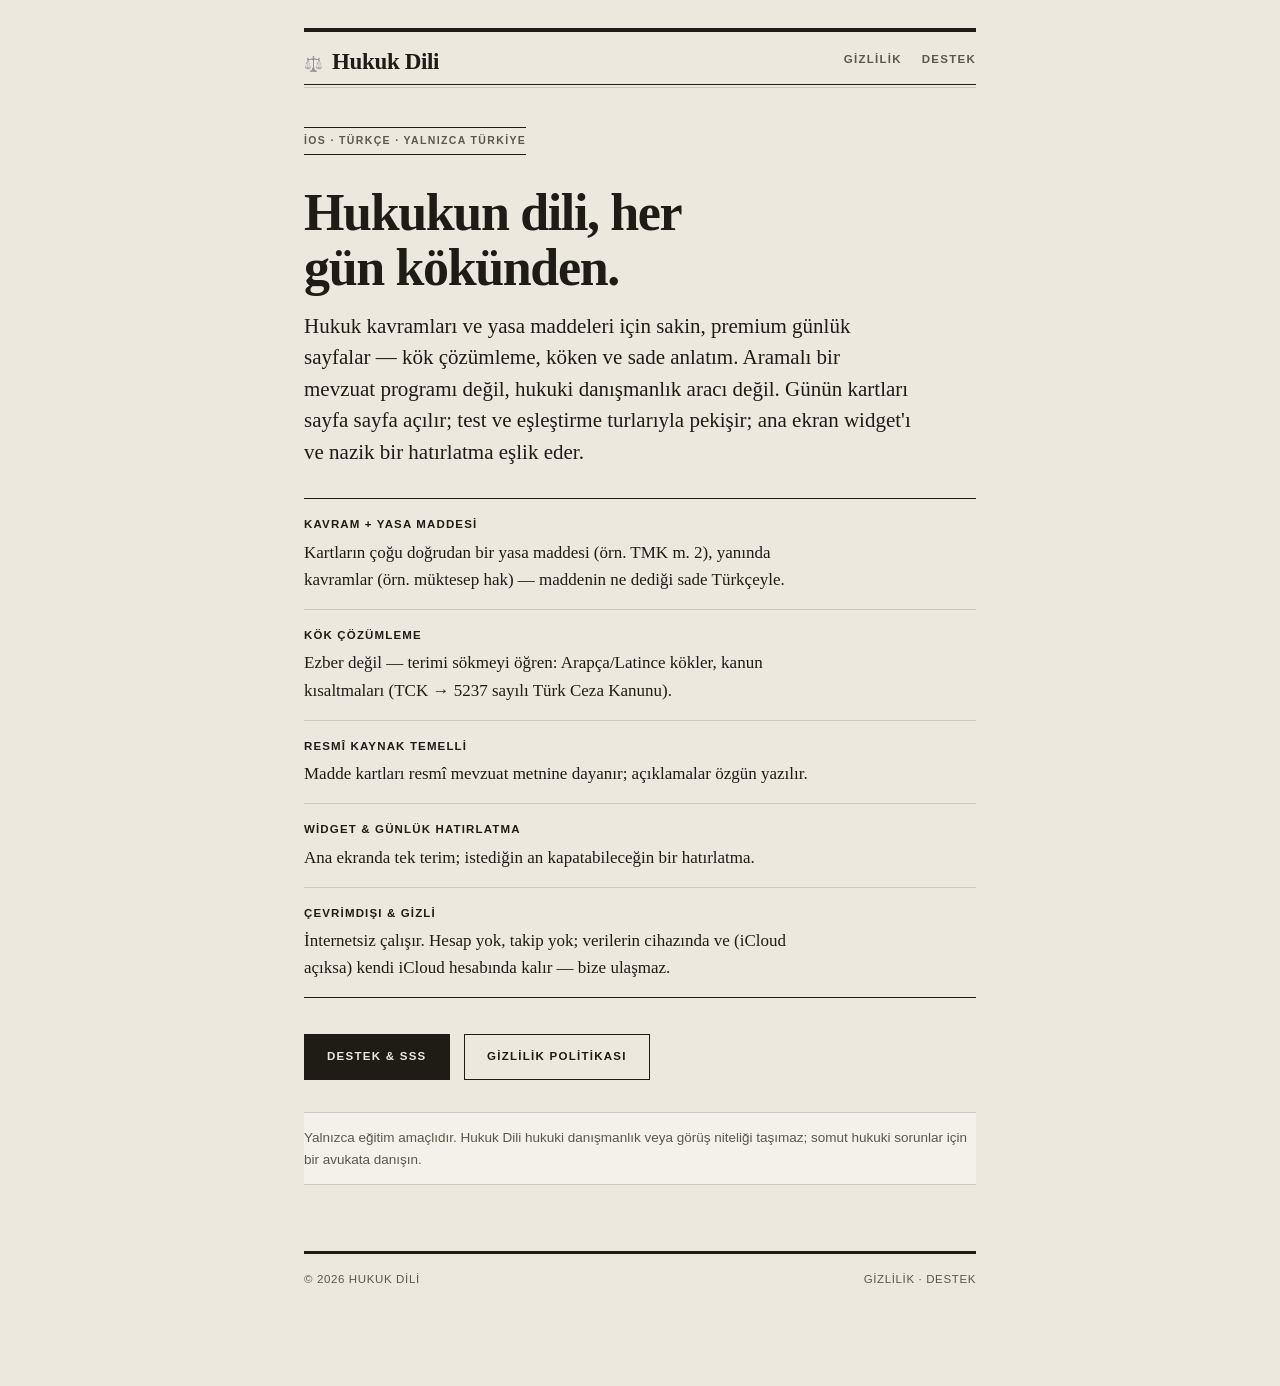
<file: index.html>
<!DOCTYPE html>
<html lang="tr">
<head>
  <meta charset="utf-8">
  <meta name="viewport" content="width=device-width, initial-scale=1">
  <!-- ── Güvenlik başlıkları · güvenlik turu adım 9 (2026-08-19) ──────────────
       BARINDIRICI GERÇEĞİ: GitHub Pages özel yanıt başlığı eklemeye izin
       vermez (`_headers`/`.htaccess` desteklenmez). Ölçüldü: yanıtta yalnız
       `strict-transport-security` var, diğer beş başlık YOK. Bu yüzden CSP
       ve referrer politikası HTML içinden veriliyor.

       ⚠️ RAPOR MODU BU BARINDIRICIDA MÜMKÜN DEĞİL: `Content-Security-Policy-
       Report-Only` yalnız HTTP BAŞLIĞI olarak geçerlidir, `<meta>` ile
       verilemez. Onun yerine güvenlik ENUMERASYONLA sağlandı: bu sitelerde
       0 `<script>`, 0 `<img>`, 0 `<iframe>`, 0 `<style>` bloğu, 0 dış yazı
       tipi, CSS'te 0 `url()`/`@import` var; tek kaynak aynı köken
       `style.css`. Satır içi `style="..."` kullanımları da CSS sınıflarına
       taşındı, böylece `'unsafe-inline'` GEREKMİYOR. Politika tarayıcıda
       ayrıca yürütülüp konsol ihlali olmadığı doğrulandı.

       ⚠️ `frame-ancestors` <meta> ile verildiğinde tarayıcılar tarafından
       YOK SAYILIR; `X-Frame-Options` da <meta> ile verilemez. Yani tıklama
       hırsızlığı koruması bu barındırıcıda EKSİK KALIYOR (dürüstlük kaydı).
       Hazır çözüm: depo kökündeki `_headers` dosyası — başlık destekleyen
       bir barındırıcıya (Cloudflare/Netlify) geçildiği gün devreye girer.
  -->
  <meta http-equiv="Content-Security-Policy" content="default-src 'none'; style-src 'self'; img-src 'self' data:; font-src 'self'; base-uri 'none'; form-action 'none'">
  <meta name="referrer" content="strict-origin-when-cross-origin">
  <title>Hukuk Dili — Hukukun Dili, Her Gün Kökünden</title>
  <meta name="description" content="Hukukun dilini günde birkaç madde ve kavramla öğren. Kök çözümleme, resmî mevzuat temelli sade anlatım. Çevrimdışı, gizlilik dostu iOS uygulaması.">
  <link rel="stylesheet" href="style.css">
</head>
<body>
  <div class="wrap">
    <header class="site">
      <a class="brand" href="index.html">
        <span class="mark">⚖️</span>
        <span class="name">Hukuk Dili</span>
      </a>
      <nav class="site">
        <a href="privacy.html">Gizlilik</a>
        <a href="support.html">Destek</a>
      </nav>
    </header>

    <span class="chip">iOS · Türkçe · Yalnızca Türkiye</span>
    <h1>Hukukun dili, her gün kökünden.</h1>
    <p class="lead">Hukuk kavramları ve yasa maddeleri için sakin, premium günlük sayfalar — kök
      çözümleme, köken ve sade anlatım. Aramalı bir mevzuat programı değil, hukuki danışmanlık aracı
      değil. Günün kartları sayfa sayfa açılır; test ve eşleştirme turlarıyla pekişir; ana ekran
      widget'ı ve nazik bir hatırlatma eşlik eder.</p>

    <ul class="features">
      <li><b>Kavram + yasa maddesi</b><span>Kartların çoğu doğrudan bir yasa maddesi (örn. TMK m. 2), yanında kavramlar (örn. müktesep hak) — maddenin ne dediği sade Türkçeyle.</span></li>
      <li><b>Kök çözümleme</b><span>Ezber değil — terimi sökmeyi öğren: Arapça/Latince kökler, kanun kısaltmaları (TCK → 5237 sayılı Türk Ceza Kanunu).</span></li>
      <li><b>Resmî kaynak temelli</b><span>Madde kartları resmî mevzuat metnine dayanır; açıklamalar özgün yazılır.</span></li>
      <li><b>Widget & günlük hatırlatma</b><span>Ana ekranda tek terim; istediğin an kapatabileceğin bir hatırlatma.</span></li>
      <li><b>Çevrimdışı &amp; gizli</b><span>İnternetsiz çalışır. Hesap yok, takip yok; verilerin cihazında ve (iCloud açıksa) kendi iCloud hesabında kalır — bize ulaşmaz.</span></li>
    </ul>

    <p>
      <a class="btn" href="support.html">Destek &amp; SSS</a>
      <a class="btn secondary" href="privacy.html">Gizlilik Politikası</a>
    </p>

    <div class="note">
      Yalnızca eğitim amaçlıdır. Hukuk Dili hukuki danışmanlık veya görüş niteliği taşımaz; somut
      hukuki sorunlar için bir avukata danışın.
    </div>

    <footer class="site">
      <span>© 2026 Hukuk Dili</span>
      <span>
        <a href="privacy.html">Gizlilik</a> ·
        <a href="support.html">Destek</a>
      </span>
    </footer>
  </div>
</body>
</html>
</file>
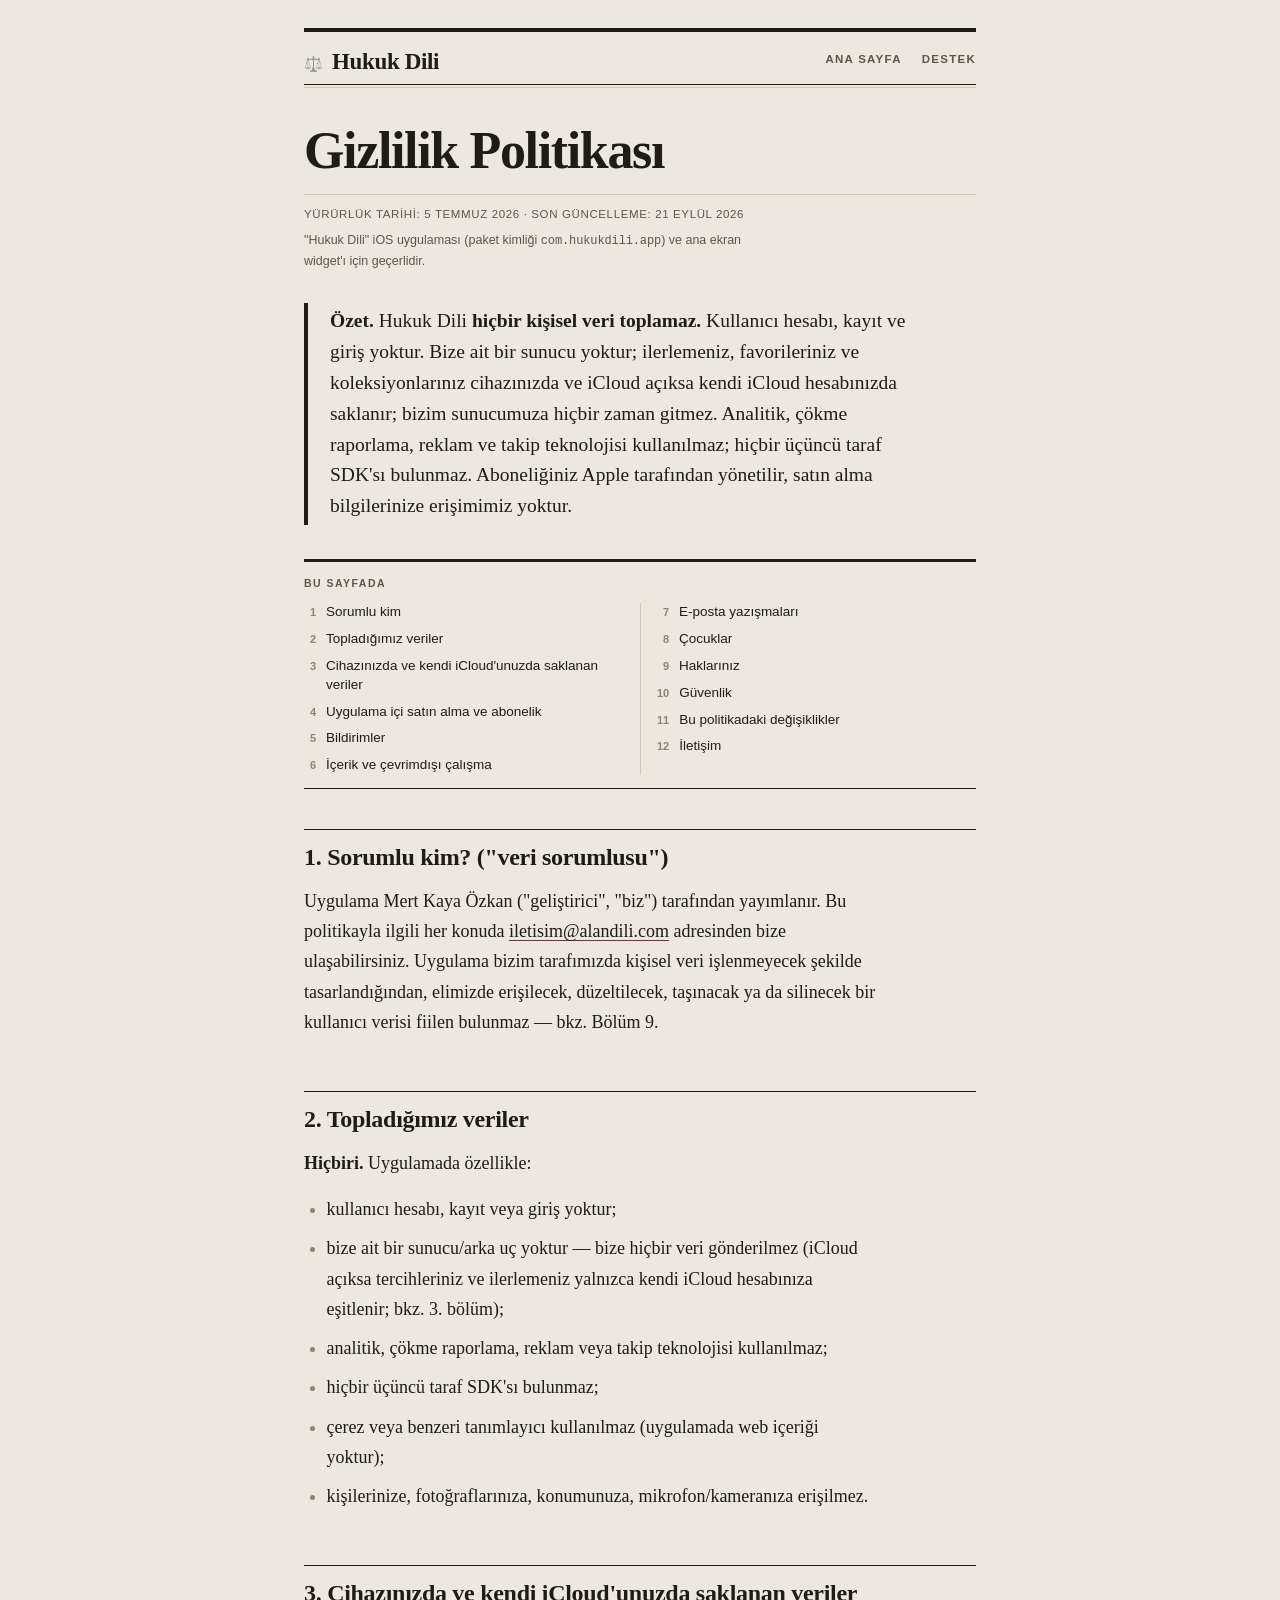
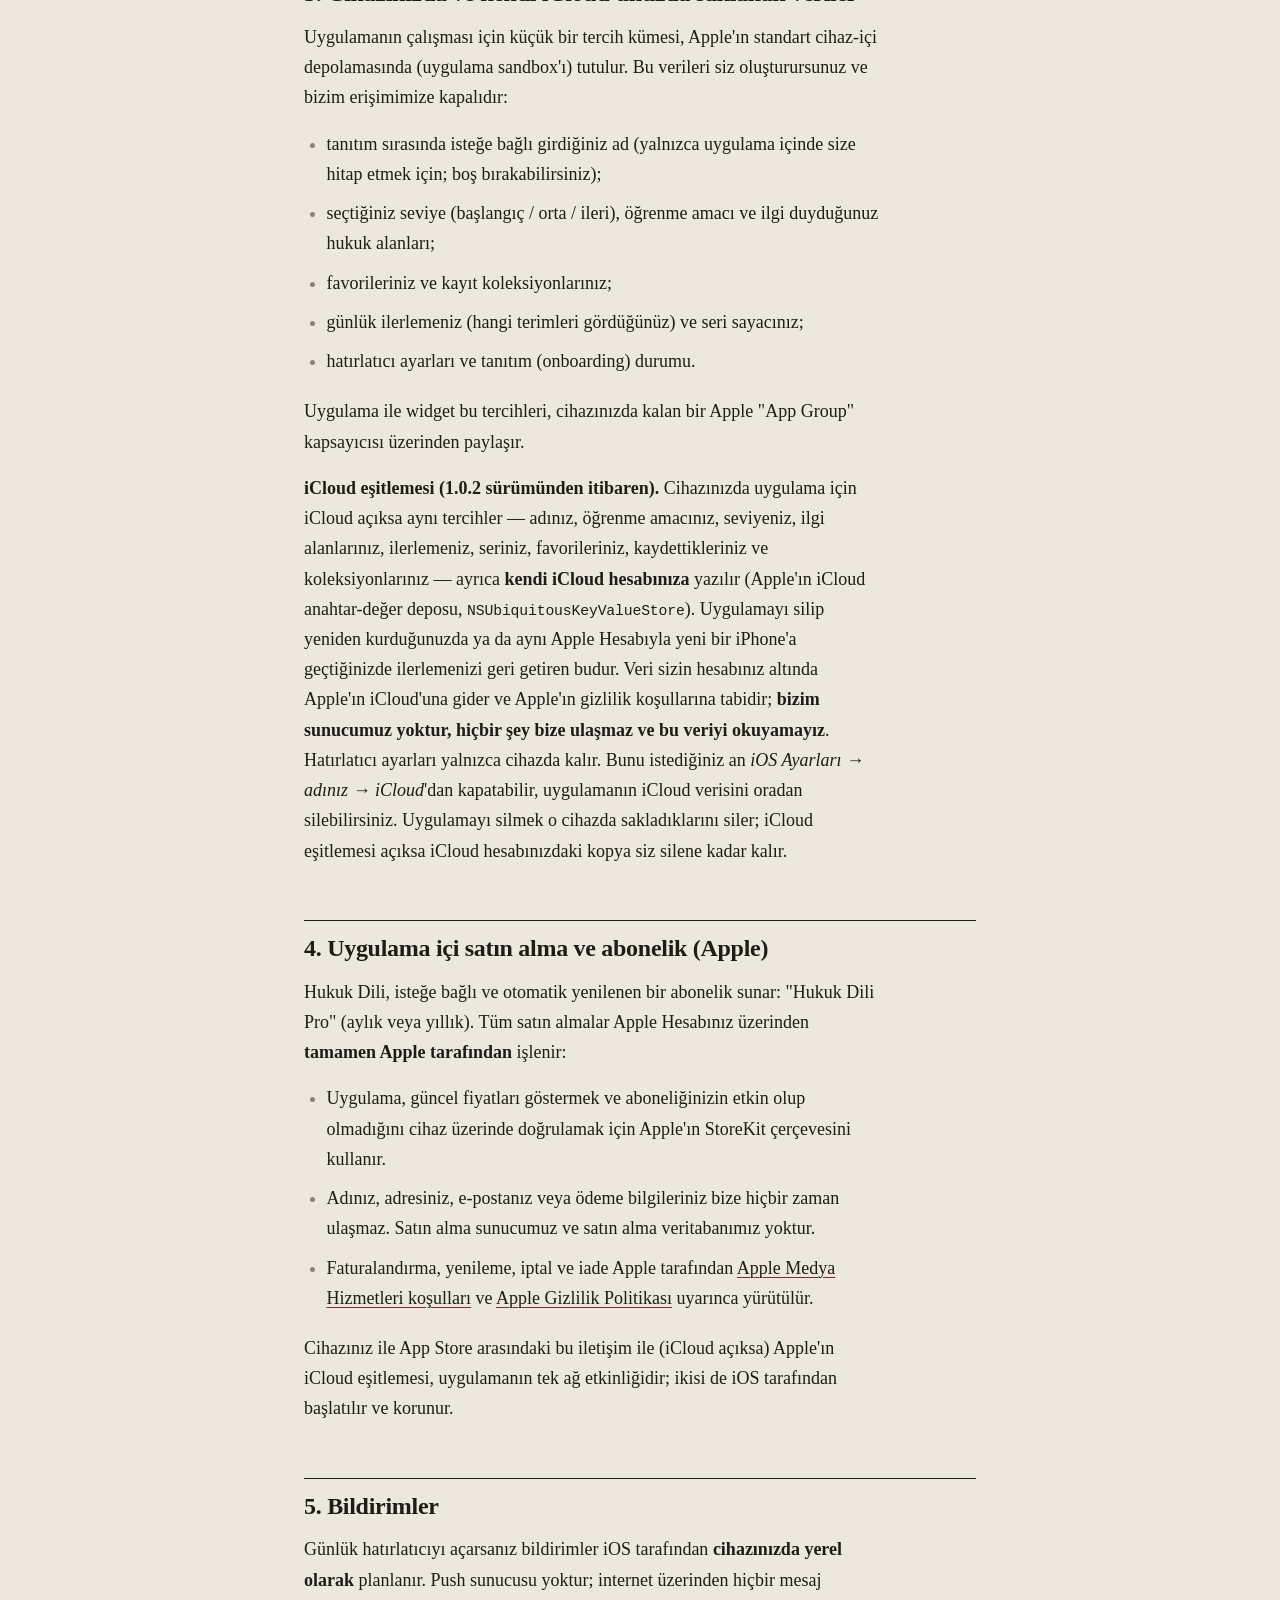
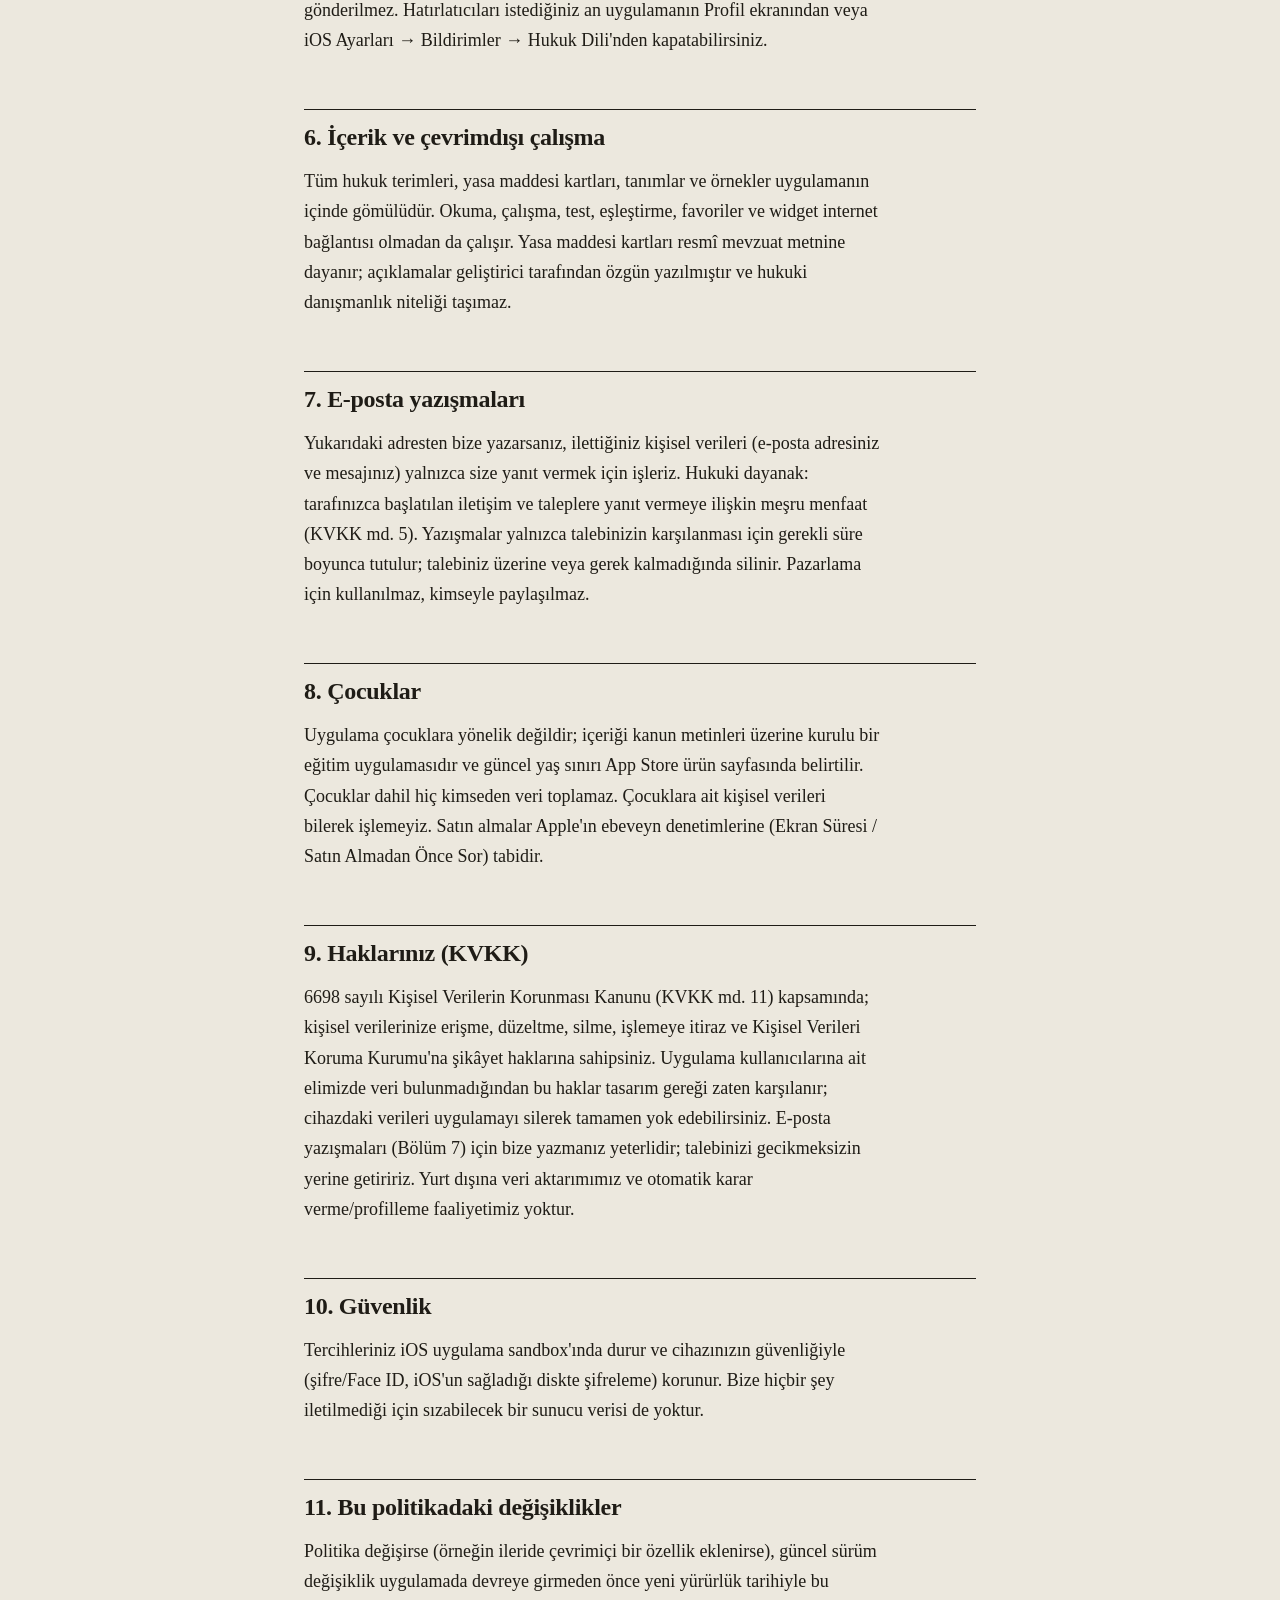
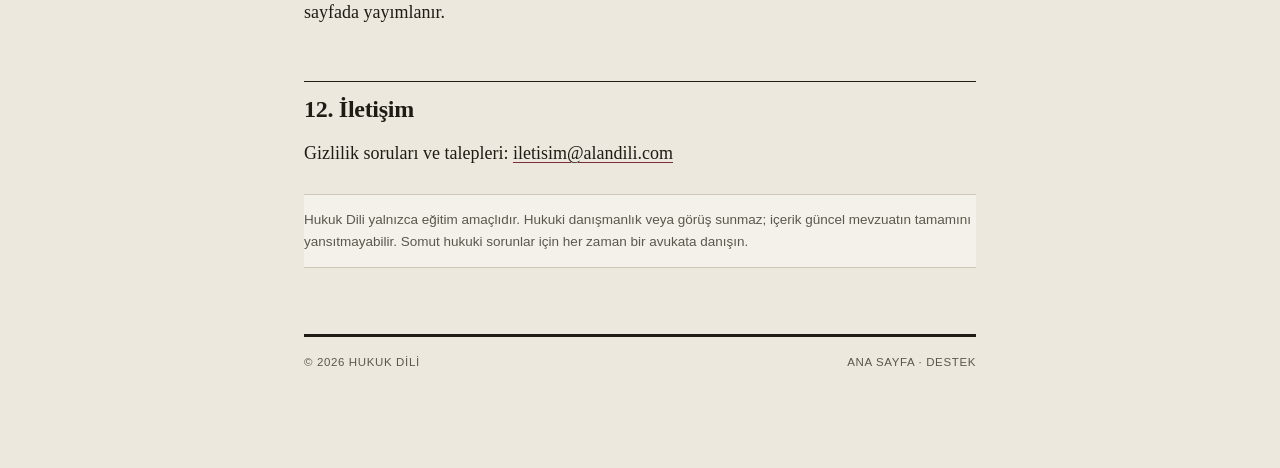
<file: privacy.html>
<!DOCTYPE html>
<html lang="tr">
<head>
  <meta charset="utf-8">
  <meta name="viewport" content="width=device-width, initial-scale=1">
  <!-- ── Güvenlik başlıkları · güvenlik turu adım 9 (2026-08-19) ──────────────
       BARINDIRICI GERÇEĞİ: GitHub Pages özel yanıt başlığı eklemeye izin
       vermez (`_headers`/`.htaccess` desteklenmez). Ölçüldü: yanıtta yalnız
       `strict-transport-security` var, diğer beş başlık YOK. Bu yüzden CSP
       ve referrer politikası HTML içinden veriliyor.

       ⚠️ RAPOR MODU BU BARINDIRICIDA MÜMKÜN DEĞİL: `Content-Security-Policy-
       Report-Only` yalnız HTTP BAŞLIĞI olarak geçerlidir, `<meta>` ile
       verilemez. Onun yerine güvenlik ENUMERASYONLA sağlandı: bu sitelerde
       0 `<script>`, 0 `<img>`, 0 `<iframe>`, 0 `<style>` bloğu, 0 dış yazı
       tipi, CSS'te 0 `url()`/`@import` var; tek kaynak aynı köken
       `style.css`. Satır içi `style="..."` kullanımları da CSS sınıflarına
       taşındı, böylece `'unsafe-inline'` GEREKMİYOR. Politika tarayıcıda
       ayrıca yürütülüp konsol ihlali olmadığı doğrulandı.

       ⚠️ `frame-ancestors` <meta> ile verildiğinde tarayıcılar tarafından
       YOK SAYILIR; `X-Frame-Options` da <meta> ile verilemez. Yani tıklama
       hırsızlığı koruması bu barındırıcıda EKSİK KALIYOR (dürüstlük kaydı).
       Hazır çözüm: depo kökündeki `_headers` dosyası — başlık destekleyen
       bir barındırıcıya (Cloudflare/Netlify) geçildiği gün devreye girer.
  -->
  <meta http-equiv="Content-Security-Policy" content="default-src 'none'; style-src 'self'; img-src 'self' data:; font-src 'self'; base-uri 'none'; form-action 'none'">
  <meta name="referrer" content="strict-origin-when-cross-origin">
  <title>Gizlilik Politikası — Hukuk Dili</title>
  <meta name="description" content="Hukuk Dili hiçbir kişisel veri toplamaz: hesap yoktur, sunucumuz yoktur; ilerlemeniz cihazınızda ve (iCloud açıksa) kendi iCloud hesabınızda kalır; bize hiçbir veri ulaşmaz. Takip, reklam ve analitik yoktur. KVKK bilgilendirmesi.">
  <link rel="stylesheet" href="style.css">
</head>
<body>
  <div class="wrap">
    <header class="site">
      <a class="brand" href="index.html">
        <span class="mark">⚖️</span>
        <span class="name">Hukuk Dili</span>
      </a>
      <nav class="site">
        <a href="index.html">Ana sayfa</a>
        <a href="support.html">Destek</a>
      </nav>
    </header>

    <h1>Gizlilik Politikası</h1>
    <p class="doc-meta">Yürürlük tarihi: 5 Temmuz 2026 · Son güncelleme: 21 Eylül 2026</p>
    <p class="doc-scope">"Hukuk Dili" iOS uygulaması (paket kimliği <code>com.hukukdili.app</code>) ve ana ekran widget'ı için geçerlidir.</p>

    <div class="card">
      <p class="u-m0"><strong>Özet.</strong> Hukuk Dili <strong>hiçbir kişisel veri toplamaz.</strong>
        Kullanıcı hesabı, kayıt ve giriş yoktur. Bize ait bir sunucu yoktur; ilerlemeniz,
        favorileriniz ve koleksiyonlarınız cihazınızda ve iCloud açıksa kendi iCloud hesabınızda saklanır; bizim sunucumuza hiçbir zaman gitmez.
        Analitik, çökme raporlama, reklam ve takip teknolojisi kullanılmaz; hiçbir üçüncü taraf
        SDK'sı bulunmaz. Aboneliğiniz Apple tarafından yönetilir, satın alma bilgilerinize
        erişimimiz yoktur.</p>
    </div>

    <nav class="toc" aria-labelledby="toc-baslik">
      <h2 id="toc-baslik">Bu sayfada</h2>
      <ol>
        <li><a href="#b1">Sorumlu kim</a></li>
        <li><a href="#b2">Topladığımız veriler</a></li>
        <li><a href="#b3">Cihazınızda ve kendi iCloud'unuzda saklanan veriler</a></li>
        <li><a href="#b4">Uygulama içi satın alma ve abonelik</a></li>
        <li><a href="#b5">Bildirimler</a></li>
        <li><a href="#b6">İçerik ve çevrimdışı çalışma</a></li>
        <li><a href="#b7">E-posta yazışmaları</a></li>
        <li><a href="#b8">Çocuklar</a></li>
        <li><a href="#b9">Haklarınız</a></li>
        <li><a href="#b10">Güvenlik</a></li>
        <li><a href="#b11">Bu politikadaki değişiklikler</a></li>
        <li><a href="#b12">İletişim</a></li>
      </ol>
    </nav>

    <h2 id="b1">1. Sorumlu kim? ("veri sorumlusu")</h2>
    <p>Uygulama Mert Kaya Özkan ("geliştirici", "biz") tarafından yayımlanır. Bu politikayla ilgili her
      konuda <a href="mailto:iletisim@alandili.com">iletisim@alandili.com</a> adresinden bize
      ulaşabilirsiniz. Uygulama bizim tarafımızda kişisel veri işlenmeyecek şekilde tasarlandığından,
      elimizde erişilecek, düzeltilecek, taşınacak ya da silinecek bir kullanıcı verisi fiilen
      bulunmaz — bkz. Bölüm 9.</p>

    <h2 id="b2">2. Topladığımız veriler</h2>
    <p><strong>Hiçbiri.</strong> Uygulamada özellikle:</p>
    <ul>
      <li>kullanıcı hesabı, kayıt veya giriş yoktur;</li>
      <li>bize ait bir sunucu/arka uç yoktur — bize hiçbir veri gönderilmez (iCloud açıksa tercihleriniz ve ilerlemeniz yalnızca kendi iCloud hesabınıza eşitlenir; bkz. 3. bölüm);</li>
      <li>analitik, çökme raporlama, reklam veya takip teknolojisi kullanılmaz;</li>
      <li>hiçbir üçüncü taraf SDK'sı bulunmaz;</li>
      <li>çerez veya benzeri tanımlayıcı kullanılmaz (uygulamada web içeriği yoktur);</li>
      <li>kişilerinize, fotoğraflarınıza, konumunuza, mikrofon/kameranıza erişilmez.</li>
    </ul>

    <h2 id="b3">3. Cihazınızda ve kendi iCloud'unuzda saklanan veriler</h2>
    <p>Uygulamanın çalışması için küçük bir tercih kümesi, Apple'ın standart cihaz-içi depolamasında
      (uygulama sandbox'ı) tutulur. Bu verileri siz oluşturursunuz ve bizim
      erişimimize kapalıdır:</p>
    <ul>
      <li>tanıtım sırasında isteğe bağlı girdiğiniz ad (yalnızca uygulama içinde size hitap etmek için; boş bırakabilirsiniz);</li>
      <li>seçtiğiniz seviye (başlangıç / orta / ileri), öğrenme amacı ve ilgi duyduğunuz hukuk alanları;</li>
      <li>favorileriniz ve kayıt koleksiyonlarınız;</li>
      <li>günlük ilerlemeniz (hangi terimleri gördüğünüz) ve seri sayacınız;</li>
      <li>hatırlatıcı ayarları ve tanıtım (onboarding) durumu.</li>
    </ul>
    <p>Uygulama ile widget bu tercihleri, cihazınızda kalan bir Apple "App Group" kapsayıcısı üzerinden
      paylaşır.</p>
    <p><strong>iCloud eşitlemesi (1.0.2 sürümünden itibaren).</strong> Cihazınızda uygulama için iCloud
      açıksa aynı tercihler — adınız, öğrenme amacınız, seviyeniz, ilgi alanlarınız, ilerlemeniz,
      seriniz, favorileriniz, kaydettikleriniz ve koleksiyonlarınız — ayrıca <strong>kendi iCloud hesabınıza</strong> yazılır (Apple'ın iCloud anahtar-değer
      deposu, <code>NSUbiquitousKeyValueStore</code>). Uygulamayı silip yeniden kurduğunuzda ya da aynı
      Apple&nbsp;Hesabıyla yeni bir iPhone'a geçtiğinizde ilerlemenizi geri getiren budur. Veri sizin
      hesabınız altında Apple'ın iCloud'una gider ve Apple'ın gizlilik koşullarına tabidir;
      <strong>bizim sunucumuz yoktur, hiçbir şey bize ulaşmaz ve bu veriyi okuyamayız</strong>. Hatırlatıcı
      ayarları yalnızca cihazda kalır. Bunu istediğiniz an <em>iOS Ayarları → adınız → iCloud</em>'dan
      kapatabilir, uygulamanın iCloud verisini oradan silebilirsiniz. Uygulamayı silmek o cihazda
      sakladıklarını siler; iCloud eşitlemesi açıksa iCloud hesabınızdaki kopya siz silene kadar kalır.</p>

    <h2 id="b4">4. Uygulama içi satın alma ve abonelik (Apple)</h2>
    <p>Hukuk Dili, isteğe bağlı ve otomatik yenilenen bir abonelik sunar: "Hukuk Dili Pro" (aylık veya
      yıllık). Tüm satın almalar Apple&nbsp;Hesabınız üzerinden <strong>tamamen Apple tarafından</strong> işlenir:</p>
    <ul>
      <li>Uygulama, güncel fiyatları göstermek ve aboneliğinizin etkin olup olmadığını cihaz üzerinde
        doğrulamak için Apple'ın StoreKit çerçevesini kullanır.</li>
      <li>Adınız, adresiniz, e-postanız veya ödeme bilgileriniz bize hiçbir zaman ulaşmaz. Satın alma
        sunucumuz ve satın alma veritabanımız yoktur.</li>
      <li>Faturalandırma, yenileme, iptal ve iade Apple tarafından
        <a href="https://www.apple.com/legal/internet-services/itunes/" target="_blank" rel="noopener">Apple Medya Hizmetleri koşulları</a> ve
        <a href="https://www.apple.com/legal/privacy/" target="_blank" rel="noopener">Apple Gizlilik Politikası</a> uyarınca yürütülür.</li>
    </ul>
    <p>Cihazınız ile App Store arasındaki bu iletişim ile (iCloud açıksa) Apple'ın iCloud eşitlemesi,
      uygulamanın tek ağ etkinliğidir; ikisi de iOS tarafından başlatılır ve korunur.</p>

    <h2 id="b5">5. Bildirimler</h2>
    <p>Günlük hatırlatıcıyı açarsanız bildirimler iOS tarafından <strong>cihazınızda yerel olarak</strong>
      planlanır. Push sunucusu yoktur; internet üzerinden hiçbir mesaj gönderilmez. Hatırlatıcıları
      istediğiniz an uygulamanın Profil ekranından veya iOS Ayarları → Bildirimler → Hukuk Dili'nden
      kapatabilirsiniz.</p>

    <h2 id="b6">6. İçerik ve çevrimdışı çalışma</h2>
    <p>Tüm hukuk terimleri, yasa maddesi kartları, tanımlar ve örnekler uygulamanın içinde gömülüdür.
      Okuma, çalışma, test, eşleştirme, favoriler ve widget internet bağlantısı olmadan da çalışır. Yasa maddesi
      kartları resmî mevzuat metnine dayanır; açıklamalar geliştirici tarafından özgün yazılmıştır ve
      hukuki danışmanlık niteliği taşımaz.</p>

    <h2 id="b7">7. E-posta yazışmaları</h2>
    <p>Yukarıdaki adresten bize yazarsanız, ilettiğiniz kişisel verileri (e-posta adresiniz ve
      mesajınız) yalnızca size yanıt vermek için işleriz. Hukuki dayanak: tarafınızca başlatılan
      iletişim ve taleplere yanıt vermeye ilişkin meşru menfaat (KVKK md. 5). Yazışmalar yalnızca
      talebinizin karşılanması için gerekli süre boyunca tutulur; talebiniz üzerine veya gerek
      kalmadığında silinir. Pazarlama için kullanılmaz, kimseyle paylaşılmaz.</p>

    <h2 id="b8">8. Çocuklar</h2>
    <p>Uygulama çocuklara yönelik değildir; içeriği kanun metinleri üzerine kurulu bir
      eğitim uygulamasıdır ve güncel yaş sınırı App Store ürün sayfasında belirtilir. Çocuklar
      dahil hiç kimseden veri toplamaz. Çocuklara ait kişisel verileri bilerek işlemeyiz. Satın almalar Apple'ın ebeveyn
      denetimlerine (Ekran Süresi / Satın Almadan Önce Sor) tabidir.</p>

    <h2 id="b9">9. Haklarınız (KVKK)</h2>
    <p>6698 sayılı Kişisel Verilerin Korunması Kanunu (KVKK md. 11) kapsamında; kişisel verilerinize
      erişme, düzeltme, silme, işlemeye itiraz ve Kişisel Verileri Koruma Kurumu'na şikâyet
      haklarına sahipsiniz. Uygulama kullanıcılarına ait elimizde veri bulunmadığından bu haklar
      tasarım gereği zaten karşılanır; cihazdaki verileri uygulamayı silerek tamamen yok
      edebilirsiniz. E-posta yazışmaları (Bölüm 7) için bize yazmanız yeterlidir; talebinizi
      gecikmeksizin yerine getiririz. Yurt dışına veri aktarımımız ve otomatik karar
      verme/profilleme faaliyetimiz yoktur.</p>

    <h2 id="b10">10. Güvenlik</h2>
    <p>Tercihleriniz iOS uygulama sandbox'ında durur ve cihazınızın güvenliğiyle (şifre/Face&nbsp;ID,
      iOS'un sağladığı diskte şifreleme) korunur. Bize hiçbir şey iletilmediği için sızabilecek bir
      sunucu verisi de yoktur.</p>

    <h2 id="b11">11. Bu politikadaki değişiklikler</h2>
    <p>Politika değişirse (örneğin ileride çevrimiçi bir özellik eklenirse), güncel sürüm değişiklik
      uygulamada devreye girmeden önce yeni yürürlük tarihiyle bu sayfada yayımlanır.</p>

    <h2 id="b12">12. İletişim</h2>
    <p>Gizlilik soruları ve talepleri: <a href="mailto:iletisim@alandili.com">iletisim@alandili.com</a></p>

    <div class="note">
      Hukuk Dili yalnızca eğitim amaçlıdır. Hukuki danışmanlık veya görüş sunmaz; içerik güncel
      mevzuatın tamamını yansıtmayabilir. Somut hukuki sorunlar için her zaman bir avukata danışın.
    </div>

    <footer class="site">
      <span>© 2026 Hukuk Dili</span>
      <span>
        <a href="index.html">Ana sayfa</a> ·
        <a href="support.html">Destek</a>
      </span>
    </footer>
  </div>
</body>
</html>
</file>
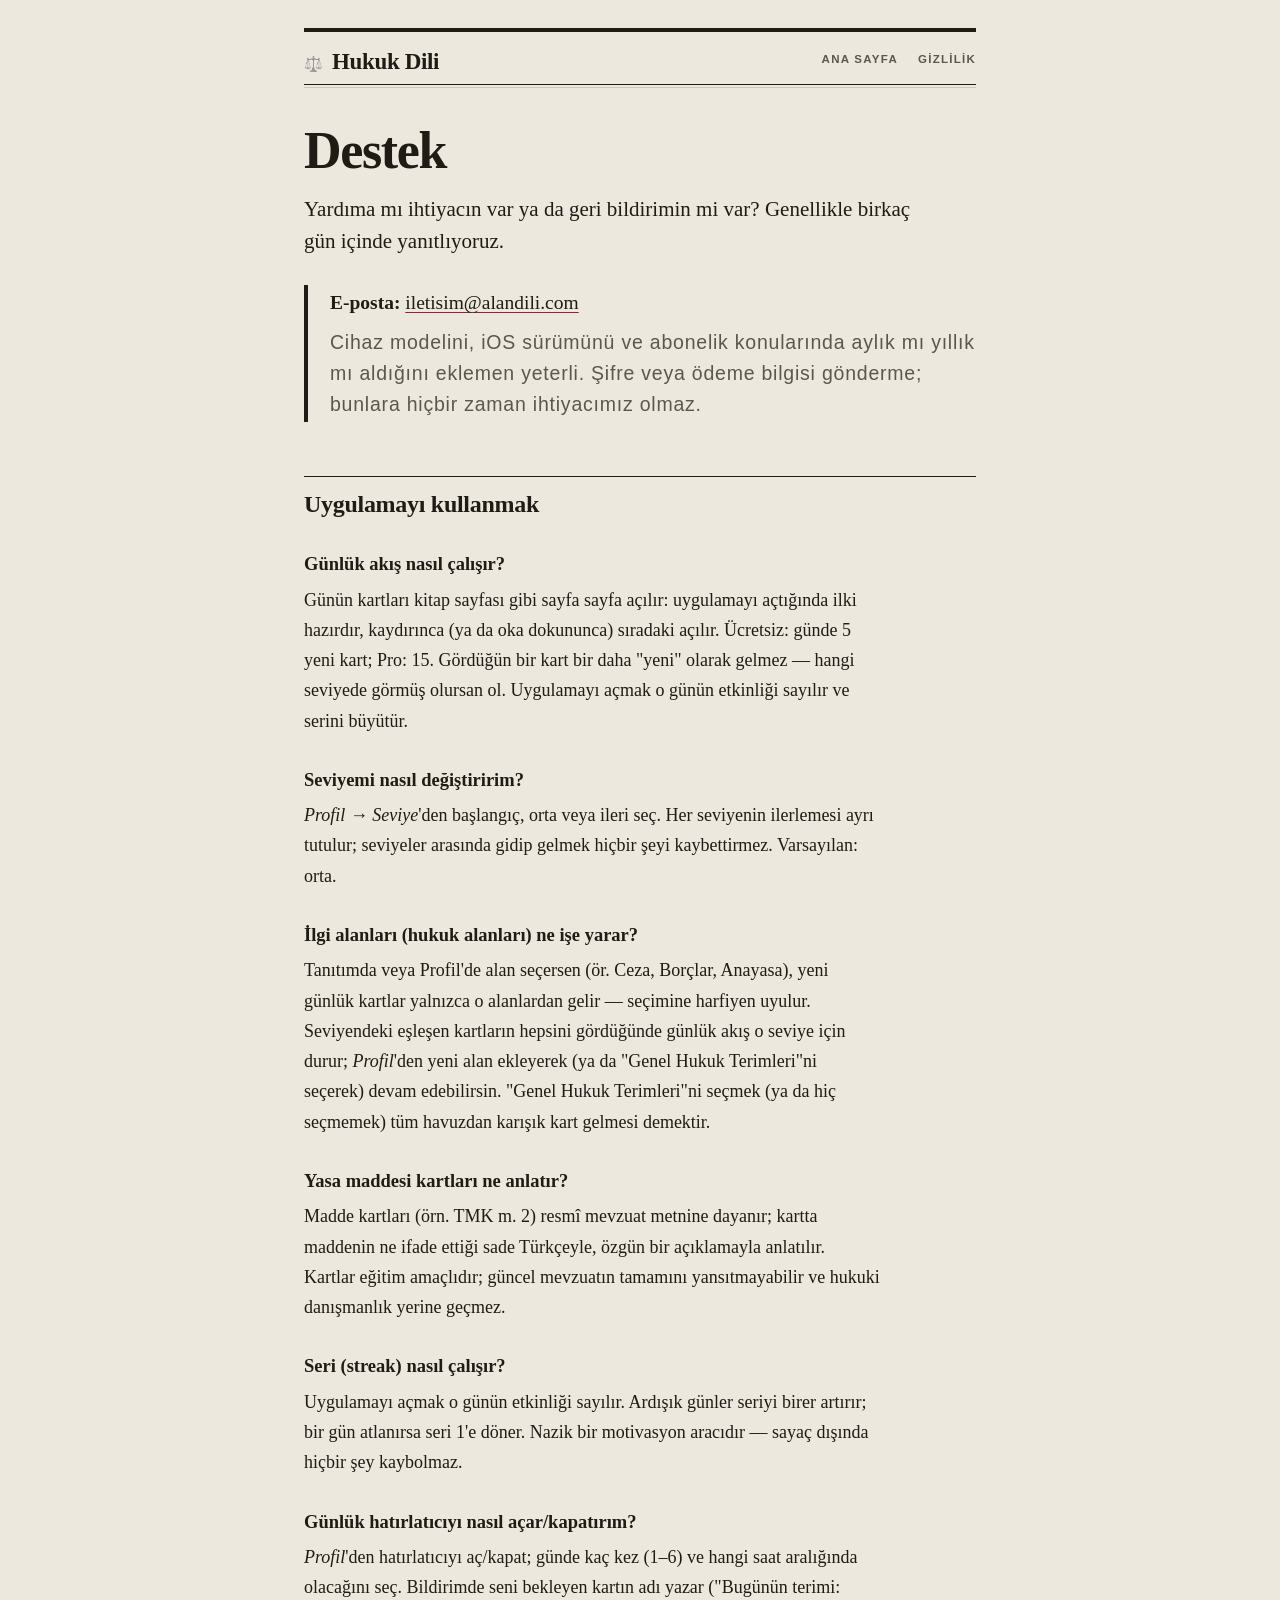
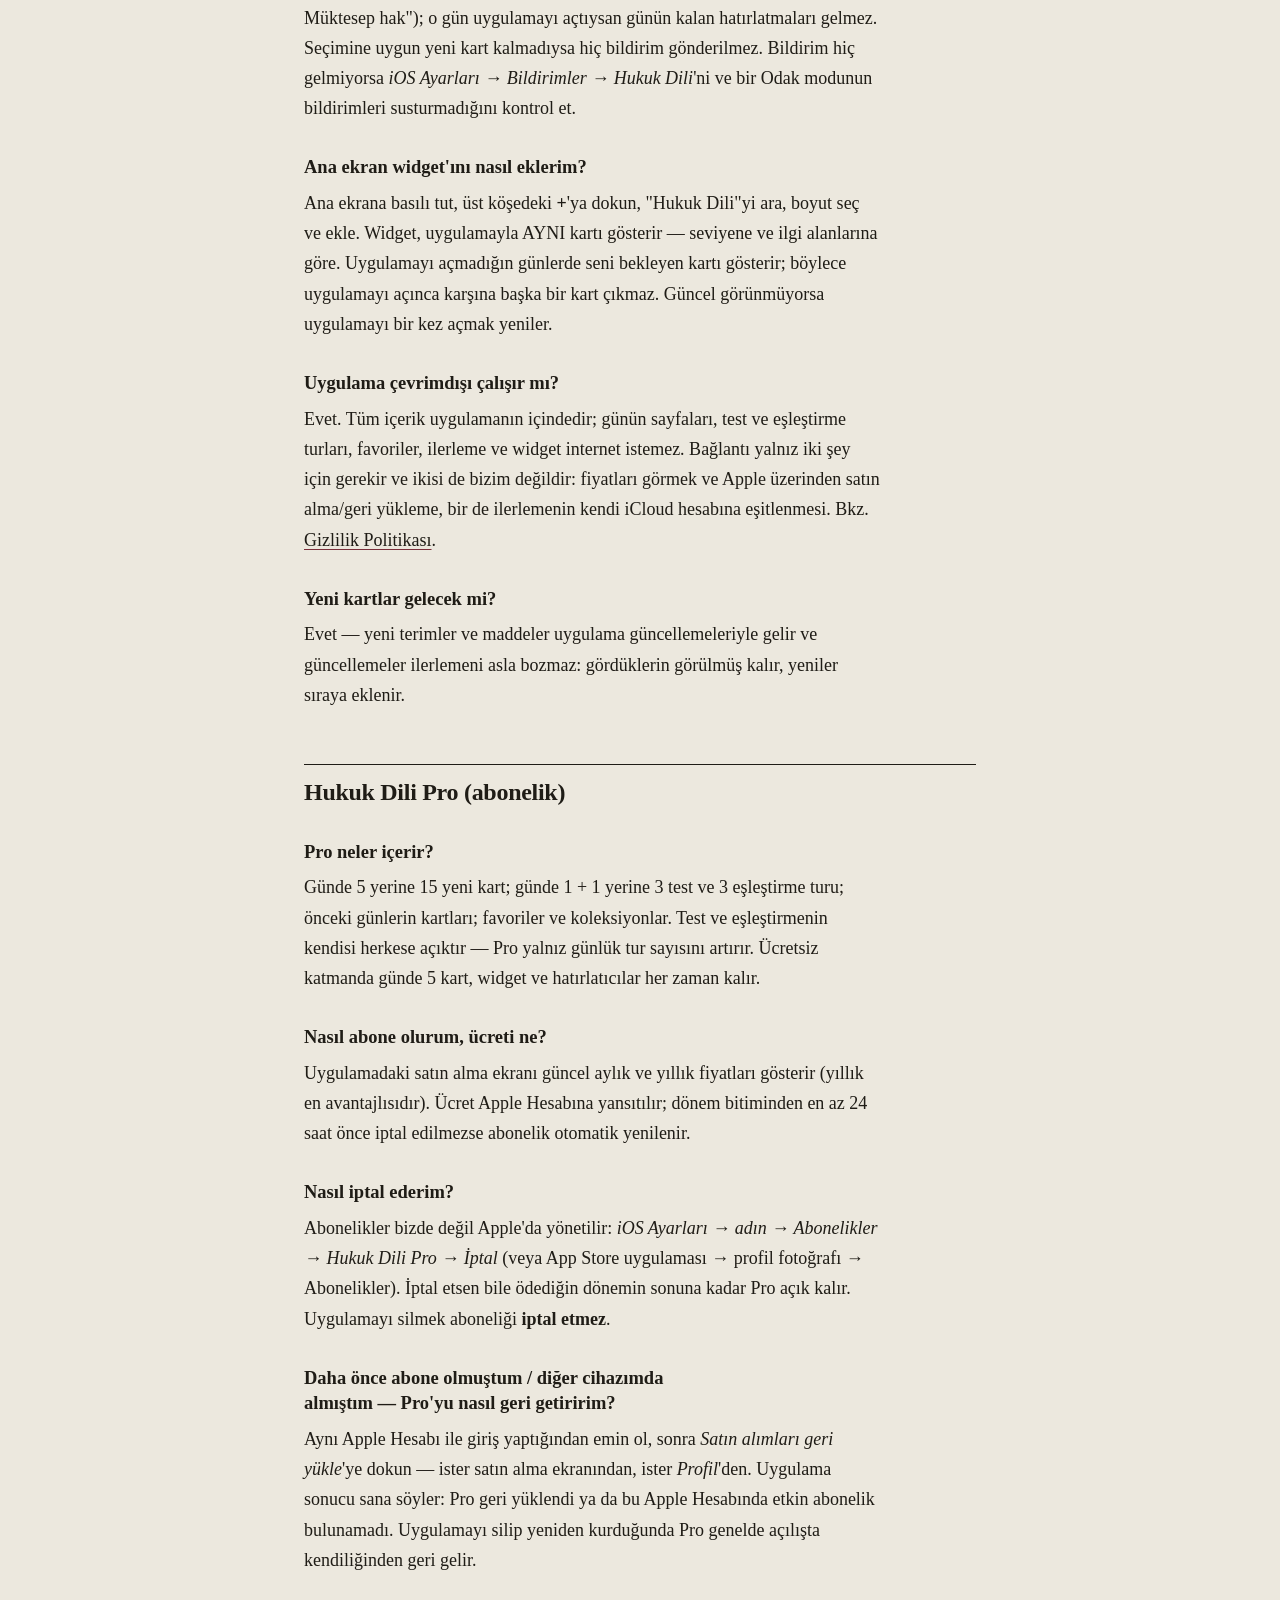
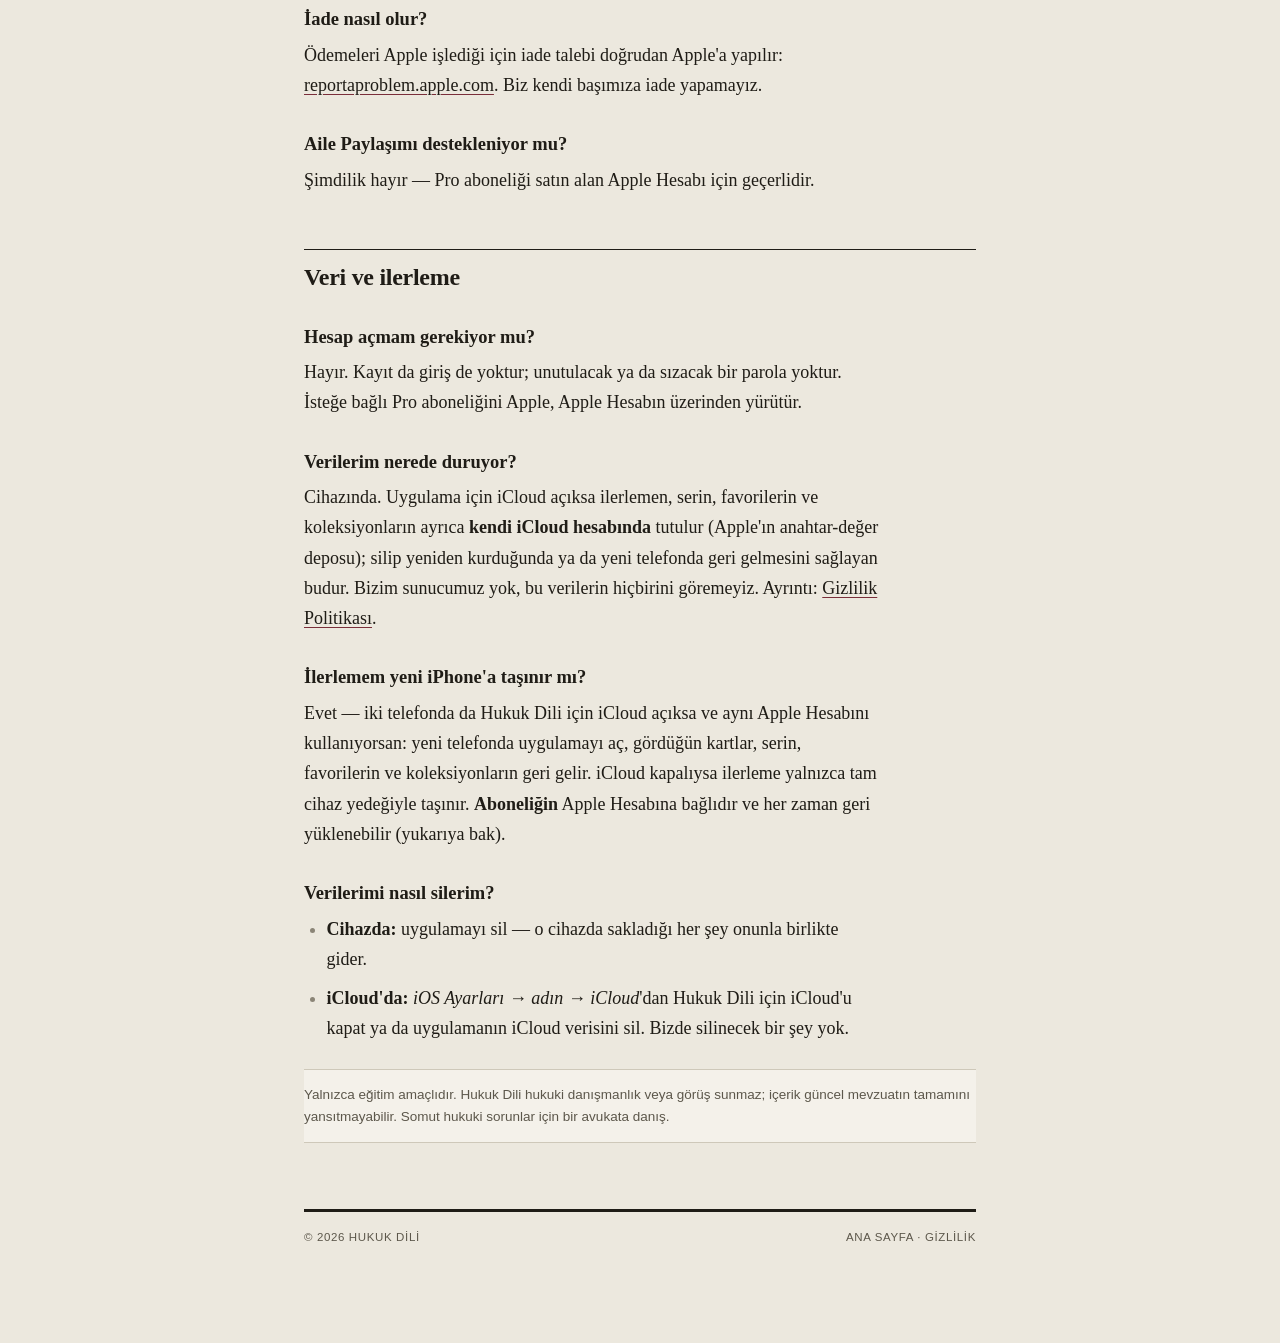
<file: support.html>
<!DOCTYPE html>
<html lang="tr">
<head>
  <meta charset="utf-8">
  <meta name="viewport" content="width=device-width, initial-scale=1">
  <!-- ── Güvenlik başlıkları · güvenlik turu adım 9 (2026-08-19) ──────────────
       BARINDIRICI GERÇEĞİ: GitHub Pages özel yanıt başlığı eklemeye izin
       vermez (`_headers`/`.htaccess` desteklenmez). Ölçüldü: yanıtta yalnız
       `strict-transport-security` var, diğer beş başlık YOK. Bu yüzden CSP
       ve referrer politikası HTML içinden veriliyor.

       ⚠️ RAPOR MODU BU BARINDIRICIDA MÜMKÜN DEĞİL: `Content-Security-Policy-
       Report-Only` yalnız HTTP BAŞLIĞI olarak geçerlidir, `<meta>` ile
       verilemez. Onun yerine güvenlik ENUMERASYONLA sağlandı: bu sitelerde
       0 `<script>`, 0 `<img>`, 0 `<iframe>`, 0 `<style>` bloğu, 0 dış yazı
       tipi, CSS'te 0 `url()`/`@import` var; tek kaynak aynı köken
       `style.css`. Satır içi `style="..."` kullanımları da CSS sınıflarına
       taşındı, böylece `'unsafe-inline'` GEREKMİYOR. Politika tarayıcıda
       ayrıca yürütülüp konsol ihlali olmadığı doğrulandı.

       ⚠️ `frame-ancestors` <meta> ile verildiğinde tarayıcılar tarafından
       YOK SAYILIR; `X-Frame-Options` da <meta> ile verilemez. Yani tıklama
       hırsızlığı koruması bu barındırıcıda EKSİK KALIYOR (dürüstlük kaydı).
       Hazır çözüm: depo kökündeki `_headers` dosyası — başlık destekleyen
       bir barındırıcıya (Cloudflare/Netlify) geçildiği gün devreye girer.
  -->
  <meta http-equiv="Content-Security-Policy" content="default-src 'none'; style-src 'self'; img-src 'self' data:; font-src 'self'; base-uri 'none'; form-action 'none'">
  <meta name="referrer" content="strict-origin-when-cross-origin">
  <title>Destek &amp; SSS — Hukuk Dili</title>
  <meta name="description" content="Hukuk Dili için yardım, SSS ve iletişim — abonelik, geri yükleme, iade, widget, hatırlatıcı, seviyeler, ilerleme.">
  <link rel="stylesheet" href="style.css">
</head>
<body>
  <div class="wrap">
    <header class="site">
      <a class="brand" href="index.html">
        <span class="mark">⚖️</span>
        <span class="name">Hukuk Dili</span>
      </a>
      <nav class="site">
        <a href="index.html">Ana sayfa</a>
        <a href="privacy.html">Gizlilik</a>
      </nav>
    </header>

    <h1>Destek</h1>
    <p class="lead">Yardıma mı ihtiyacın var ya da geri bildirimin mi var? Genellikle birkaç gün içinde
      yanıtlıyoruz.</p>

    <div class="card">
      <p class="u-m0"><strong>E-posta:</strong>
        <a href="mailto:iletisim@alandili.com">iletisim@alandili.com</a></p>
      <p class="faint u-mt8">Cihaz modelini, iOS sürümünü ve abonelik konularında
        aylık mı yıllık mı aldığını eklemen yeterli. Şifre veya ödeme bilgisi gönderme; bunlara hiçbir
        zaman ihtiyacımız olmaz.</p>
    </div>

    <h2>Uygulamayı kullanmak</h2>

    <h3>Günlük akış nasıl çalışır?</h3>
    <p>Günün kartları kitap sayfası gibi sayfa sayfa açılır: uygulamayı açtığında ilki hazırdır,
      kaydırınca (ya da oka dokununca) sıradaki açılır. Ücretsiz: günde 5 yeni kart; Pro: 15.
      Gördüğün bir kart bir daha "yeni" olarak gelmez — hangi seviyede görmüş olursan ol.
      Uygulamayı açmak o günün etkinliği sayılır ve serini büyütür.</p>

    <h3>Seviyemi nasıl değiştiririm?</h3>
    <p><em>Profil → Seviye</em>'den başlangıç, orta veya ileri seç. Her seviyenin ilerlemesi ayrı
      tutulur; seviyeler arasında gidip gelmek hiçbir şeyi kaybettirmez. Varsayılan: orta.</p>

    <h3>İlgi alanları (hukuk alanları) ne işe yarar?</h3>
    <p>Tanıtımda veya Profil'de alan seçersen (ör. Ceza, Borçlar, Anayasa), yeni günlük kartlar yalnızca
      o alanlardan gelir — seçimine harfiyen uyulur. Seviyendeki eşleşen kartların hepsini gördüğünde
      günlük akış o seviye için durur; <em>Profil</em>'den yeni alan ekleyerek (ya da "Genel Hukuk
      Terimleri"ni seçerek) devam edebilirsin. "Genel Hukuk Terimleri"ni seçmek (ya da hiç seçmemek)
      tüm havuzdan karışık kart gelmesi demektir.</p>

    <h3>Yasa maddesi kartları ne anlatır?</h3>
    <p>Madde kartları (örn. TMK m. 2) resmî mevzuat metnine dayanır; kartta maddenin ne ifade ettiği
      sade Türkçeyle, özgün bir açıklamayla anlatılır. Kartlar eğitim amaçlıdır; güncel mevzuatın
      tamamını yansıtmayabilir ve hukuki danışmanlık yerine geçmez.</p>

    <h3>Seri (streak) nasıl çalışır?</h3>
    <p>Uygulamayı açmak o günün etkinliği sayılır. Ardışık günler seriyi birer artırır; bir gün
      atlanırsa seri 1'e döner. Nazik bir motivasyon aracıdır — sayaç dışında hiçbir şey kaybolmaz.</p>

    <h3>Günlük hatırlatıcıyı nasıl açar/kapatırım?</h3>
    <p><em>Profil</em>'den hatırlatıcıyı aç/kapat; günde kaç kez (1–6) ve hangi saat aralığında
      olacağını seç. Bildirimde seni bekleyen kartın adı yazar ("Bugünün terimi: Müktesep hak"); o gün
      uygulamayı açtıysan günün kalan hatırlatmaları gelmez. Seçimine uygun yeni kart kalmadıysa hiç
      bildirim gönderilmez. Bildirim hiç gelmiyorsa <em>iOS Ayarları → Bildirimler → Hukuk Dili</em>'ni ve
      bir Odak modunun bildirimleri susturmadığını kontrol et.</p>

    <h3>Ana ekran widget'ını nasıl eklerim?</h3>
    <p>Ana ekrana basılı tut, üst köşedeki <strong>+</strong>'ya dokun, "Hukuk Dili"yi ara, boyut seç ve
      ekle. Widget, uygulamayla AYNI kartı gösterir — seviyene ve ilgi alanlarına göre. Uygulamayı
      açmadığın günlerde seni bekleyen kartı gösterir; böylece uygulamayı açınca karşına başka bir kart
      çıkmaz. Güncel görünmüyorsa uygulamayı bir kez açmak yeniler.</p>

    <h3>Uygulama çevrimdışı çalışır mı?</h3>
    <p>Evet. Tüm içerik uygulamanın içindedir; günün sayfaları, test ve eşleştirme turları, favoriler,
      ilerleme ve widget internet istemez. Bağlantı yalnız iki şey için gerekir ve ikisi de bizim
      değildir: fiyatları görmek ve Apple üzerinden satın alma/geri yükleme, bir de ilerlemenin kendi
      iCloud hesabına eşitlenmesi. Bkz. <a href="privacy.html">Gizlilik Politikası</a>.</p>

    <h3>Yeni kartlar gelecek mi?</h3>
    <p>Evet — yeni terimler ve maddeler uygulama güncellemeleriyle gelir ve güncellemeler ilerlemeni
      asla bozmaz: gördüklerin görülmüş kalır, yeniler sıraya eklenir.</p>

    <h2>Hukuk Dili Pro (abonelik)</h2>

    <h3>Pro neler içerir?</h3>
    <p>Günde 5 yerine 15 yeni kart; günde 1 + 1 yerine 3 test ve 3 eşleştirme turu; önceki günlerin
      kartları; favoriler ve koleksiyonlar. Test ve eşleştirmenin kendisi herkese açıktır — Pro yalnız
      günlük tur sayısını artırır. Ücretsiz katmanda günde 5 kart, widget ve hatırlatıcılar her zaman kalır.</p>

    <h3>Nasıl abone olurum, ücreti ne?</h3>
    <p>Uygulamadaki satın alma ekranı güncel aylık ve yıllık fiyatları gösterir (yıllık en
      avantajlısıdır). Ücret Apple&nbsp;Hesabına yansıtılır; dönem bitiminden en az 24 saat önce iptal
      edilmezse abonelik otomatik yenilenir.</p>

    <h3>Nasıl iptal ederim?</h3>
    <p>Abonelikler bizde değil Apple'da yönetilir:
      <em>iOS Ayarları → adın → Abonelikler → Hukuk Dili Pro → İptal</em> (veya App Store uygulaması →
      profil fotoğrafı → Abonelikler). İptal etsen bile ödediğin dönemin sonuna kadar Pro açık kalır.
      Uygulamayı silmek aboneliği <strong>iptal etmez</strong>.</p>

    <h3>Daha önce abone olmuştum / diğer cihazımda almıştım — Pro'yu nasıl geri getiririm?</h3>
    <p>Aynı Apple&nbsp;Hesabı ile giriş yaptığından emin ol, sonra <em>Satın alımları geri yükle</em>'ye
      dokun — ister satın alma ekranından, ister <em>Profil</em>'den. Uygulama sonucu sana söyler: Pro geri
      yüklendi ya da bu Apple&nbsp;Hesabında etkin abonelik bulunamadı. Uygulamayı silip yeniden
      kurduğunda Pro genelde açılışta kendiliğinden geri gelir.</p>

    <h3>İade nasıl olur?</h3>
    <p>Ödemeleri Apple işlediği için iade talebi doğrudan Apple'a yapılır:
      <a href="https://reportaproblem.apple.com" target="_blank" rel="noopener">reportaproblem.apple.com</a>.
      Biz kendi başımıza iade yapamayız.</p>

    <h3>Aile Paylaşımı destekleniyor mu?</h3>
    <p>Şimdilik hayır — Pro aboneliği satın alan Apple&nbsp;Hesabı için geçerlidir.</p>

    <h2>Veri ve ilerleme</h2>

    <h3>Hesap açmam gerekiyor mu?</h3>
    <p>Hayır. Kayıt da giriş de yoktur; unutulacak ya da sızacak bir parola yoktur. İsteğe bağlı Pro
      aboneliğini Apple, Apple&nbsp;Hesabın üzerinden yürütür.</p>

    <h3>Verilerim nerede duruyor?</h3>
    <p>Cihazında. Uygulama için iCloud açıksa ilerlemen, serin, favorilerin ve koleksiyonların ayrıca
      <strong>kendi iCloud hesabında</strong> tutulur (Apple'ın anahtar-değer deposu); silip yeniden
      kurduğunda ya da yeni telefonda geri gelmesini sağlayan budur. Bizim sunucumuz yok, bu verilerin
      hiçbirini göremeyiz. Ayrıntı: <a href="privacy.html">Gizlilik Politikası</a>.</p>

    <h3>İlerlemem yeni iPhone'a taşınır mı?</h3>
    <p>Evet — iki telefonda da Hukuk Dili için iCloud açıksa ve aynı Apple&nbsp;Hesabını kullanıyorsan:
      yeni telefonda uygulamayı aç, gördüğün kartlar, serin, favorilerin ve koleksiyonların geri gelir.
      iCloud kapalıysa ilerleme yalnızca tam cihaz yedeğiyle taşınır. <strong>Aboneliğin</strong>
      Apple&nbsp;Hesabına bağlıdır ve her zaman geri yüklenebilir (yukarıya bak).</p>

    <h3>Verilerimi nasıl silerim?</h3>
    <ul>
      <li><strong>Cihazda:</strong> uygulamayı sil — o cihazda sakladığı her şey onunla birlikte gider.</li>
      <li><strong>iCloud'da:</strong> <em>iOS Ayarları → adın → iCloud</em>'dan Hukuk Dili için iCloud'u
        kapat ya da uygulamanın iCloud verisini sil. Bizde silinecek bir şey yok.</li>
    </ul>

    <div class="note">
      Yalnızca eğitim amaçlıdır. Hukuk Dili hukuki danışmanlık veya görüş sunmaz; içerik güncel
      mevzuatın tamamını yansıtmayabilir. Somut hukuki sorunlar için bir avukata danış.
    </div>

    <footer class="site">
      <span>© 2026 Hukuk Dili</span>
      <span>
        <a href="index.html">Ana sayfa</a> ·
        <a href="privacy.html">Gizlilik</a>
      </span>
    </footer>
  </div>
</body>
</html>
</file>
<file: style.css>
/* Hukuk Dili — açılış ve yasal sayfalar

   2026-09-12 gazete turu: keskin kural, ağır manşet, hairline ayrım.
   Zemin uygulamanın Theme.swift kremi (#ECE8DE) — kurucu kararı: site
   uygulamayla özdeş görünmeli. Mürekkep krem üzerinde otursun diye
   nötr siyahtan sıcak siyaha çekildi. Yuvarlatma her yerde sıfır. Gövde ve manşet Georgia (Matthew Carter,
   her platformda var, eski-stil rakamlı metin serifi); künye, bölüm etiketi ve
   gezinme grotesk. Marka rengi yalnız bağlantı ve odak halkasında kaldı —
   uygulamanın Theme.swift paletiyle bağ oradan sürüyor.

   Kırmızı çizgiler (güvenlik turu 2026-08-19) korundu: 0 script, 0 görsel,
   0 dış yazı tipi, 0 url(), 0 @import, 0 satır içi stil. CSP değişmedi. */

:root {
  --paper:   #ECE8DE;          /* kâğıt */
  --surface: #F4F1EA;          /* vurgulanmış şerit */
  --ink:     #1F1C16;          /* mürekkep */
  --muted:   #5C574B;          /* künye ve etiket */
  --faint:   #8B8577;          /* rakam ve madde işareti */
  --rule:    #CEC8B9;          /* ince kural */
  --accent:  #7A2E3A;          /* marka rengi — yalnız bağlantı ve odak */

/* ── Tipografi ───────────────────────────────────────────────────────────────
   Gazete düzeni. Gövde Georgia: Matthew Carter'ın ekran için tasarladığı,
   her platformda bulunan ve eski-stil rakamları varsayılan olan bir metin
   serifi — bir gazete sütununun istediği şey tam olarak bu.
   Başlıklar da aynı seriften, ağır ve sıkı satır aralığıyla.
   Künye, bölüm etiketi ve gezinme bir grotesk'e geçiyor; manşetle künyeyi
   ayıran şey gazetede budur.
   Hiçbiri indirilmez — CSP `font-src 'self'` ve depoda yazı tipi dosyası yok. */
  --f-serif: Georgia, "Times New Roman", Times, serif;
  --f-sans:  "Helvetica Neue", Helvetica, Arial, "Segoe UI", sans-serif;
}

* { box-sizing: border-box; }

html {
  -webkit-text-size-adjust: 100%;
  scroll-behavior: smooth;
}
@media (prefers-reduced-motion: reduce) {
  html { scroll-behavior: auto; }
  * { transition: none !important; animation: none !important; }
}

body {
  margin: 0;
  background: var(--paper);
  color: var(--ink);
  font-family: var(--f-serif);
  font-size: 18px;
  line-height: 1.68;
  -webkit-font-smoothing: antialiased;
  text-rendering: optimizeLegibility;
  font-kerning: normal;
}

.wrap {
  max-width: 720px;
  margin: 0 auto;
  padding: 28px 24px 96px;
}

/* ── Künye çubuğu ────────────────────────────────────────────────────────────
   Gazete mastheadi: üstte kalın kural, altında ince kural. Yuvarlatma yok. */

header.site {
  display: flex;
  align-items: center;
  justify-content: space-between;
  gap: 16px;
  margin: 0 0 38px;
  padding: 18px 0 11px;
  border-top: 4px solid var(--ink);
  border-bottom: 1px solid var(--ink);
  position: relative;
}
header.site::after {
  content: "";
  position: absolute;
  left: 0; right: 0; bottom: -4px;
  border-bottom: 1px solid var(--rule);
}

.brand {
  display: flex;
  align-items: baseline;
  gap: 9px;
  text-decoration: none;
  color: var(--ink);
}

.brand .mark {
  font-size: 15px;
  line-height: 1;
  filter: grayscale(1);
  opacity: .8;
  flex: 0 0 auto;
}

.brand .name {
  font-family: var(--f-serif);
  font-size: 23px;
  font-weight: 700;
  letter-spacing: -0.015em;
  line-height: 1;
}

nav.site {
  font-family: var(--f-sans);
  display: flex;
  gap: 20px;
}
nav.site a {
  color: var(--muted);
  text-decoration: none;
  font-size: 11.5px;
  font-weight: 600;
  letter-spacing: 0.11em;
  text-transform: uppercase;
  padding-bottom: 2px;
  border-bottom: 1px solid transparent;
  transition: color .15s, border-color .15s;
}
nav.site a:hover,
nav.site a:focus-visible { color: var(--ink); border-bottom-color: var(--ink); }

/* ── Manşet ve bölüm başlıkları ──────────────────────────────────────────────
   Gazete manşeti: ağır serif, sıkı satır aralığı, negatif harf aralığı. */

h1 {
  font-size: clamp(34px, 5.6vw, 52px);
  line-height: 1.06;
  letter-spacing: -0.026em;
  font-weight: 700;
  margin: 30px 0 16px;
  text-wrap: balance;
}

h2 {
  font-size: 24px;
  line-height: 1.24;
  letter-spacing: -0.012em;
  font-weight: 700;
  margin: 54px 0 13px;
  padding-top: 13px;
  border-top: 1px solid var(--ink);
  text-wrap: balance;
}
h1 + h2, .doc-meta + h2, .toc + h2 { margin-top: 40px; }

h3 {
  font-size: 18.5px;
  line-height: 1.38;
  font-weight: 700;
  color: var(--ink);
  margin: 32px 0 7px;
  text-wrap: balance;
}

p { margin: 0 0 16px; max-width: 64ch; }

a {
  color: var(--ink);
  text-decoration: underline;
  text-decoration-color: var(--accent);
  text-decoration-thickness: 1px;
  text-underline-offset: 3px;
}
a:hover { color: var(--accent); text-decoration-thickness: 2px; }

strong, b { font-weight: 700; }
em, i { font-style: italic; }

ul, ol { margin: 0 0 20px; padding-left: 1.25em; max-width: 64ch; }
li { margin-bottom: 9px; }
li::marker { color: var(--faint); }

code {
  font-family: "SFMono-Regular", Consolas, "Liberation Mono", Menlo, monospace;
  font-size: .82em;
  letter-spacing: -0.01em;
}

/* ── Künye satırı (dateline) ─────────────────────────────────────────────────
   Gazetede tarih satırı küçük, aralıklı ve büyük harf grotesk'tir. */

.doc-meta {
  font-family: var(--f-sans);
  font-size: 11.5px;
  line-height: 1.75;
  letter-spacing: 0.055em;
  text-transform: uppercase;
  color: var(--muted);
  margin: 0 0 32px;
  padding: 9px 0 0;
  border-top: 1px solid var(--rule);
  max-width: none;
}
.doc-meta code { font-size: 11px; letter-spacing: 0; text-transform: none; }

/* Kapsam satırı: künye büyük harf kalır, bu normal yazımda okunur kalsın. */
.doc-scope {
  font-family: var(--f-sans);
  font-size: 12.5px;
  line-height: 1.6;
  color: var(--muted);
  margin: -26px 0 32px;
  max-width: 66ch;
}
.doc-scope code { font-size: 12px; }

/* ── Özet / giriş paragrafı ──────────────────────────────────────────────────
   Kutu değil. Gazetede öne çıkan metin, kenardaki kalın kuralla ve daha
   büyük punto ile ayrılır. */

.card {
  background: none;
  border: 0;
  border-left: 4px solid var(--ink);
  border-radius: 0;
  padding: 3px 0 3px 22px;
  margin: 26px 0 34px;
}
.card > :last-child { margin-bottom: 0; }
.card p {
  font-size: 19.5px;
  line-height: 1.58;
  max-width: 60ch;
}

.lead {
  font-size: 21px;
  line-height: 1.5;
  color: var(--ink);
  margin: 0 0 28px;
  max-width: 58ch;
  text-wrap: pretty;
}

.note {
  font-family: var(--f-sans);
  font-size: 13.5px;
  line-height: 1.62;
  color: var(--muted);
  background: var(--surface);
  border: 0;
  border-top: 1px solid var(--rule);
  border-bottom: 1px solid var(--rule);
  border-radius: 0;
  padding: 14px 0;
  margin: 26px 0;
  max-width: none;
}
.note > :last-child { margin-bottom: 0; }

/* ── Bölüm dizini ────────────────────────────────────────────────────────────
   Gazete indeksi: dolgusuz, çift kurallı, iki kolon, hizalı rakamlar. */

.toc {
  font-family: var(--f-sans);
  background: none;
  border: 0;
  border-top: 3px solid var(--ink);
  border-bottom: 1px solid var(--ink);
  border-radius: 0;
  padding: 15px 0 13px;
  margin: 0 0 38px;
}
.toc h2 {
  font-family: var(--f-sans);
  font-size: 10.5px;
  font-weight: 700;
  letter-spacing: 0.14em;
  text-transform: uppercase;
  color: var(--muted);
  margin: 0 0 13px;
  padding: 0;
  border: 0;
}
.toc ol {
  list-style: none;
  margin: 0;
  padding: 0;
  columns: 2;
  column-gap: 34px;
  column-rule: 1px solid var(--rule);
  counter-reset: toc;
  max-width: none;
}
.toc li {
  margin: 0 0 8px;
  break-inside: avoid;
  counter-increment: toc;
  display: flex;
  gap: 10px;
  font-size: 13.5px;
  line-height: 1.4;
}
.toc li::before {
  content: counter(toc);
  color: var(--faint);
  font-variant-numeric: tabular-nums;
  font-size: 11px;
  font-weight: 600;
  flex: 0 0 1.1em;
  text-align: right;
  padding-top: 2px;
}
.toc a { color: var(--ink); text-decoration: none; }
.toc a:hover, .toc a:focus-visible { text-decoration: underline; text-decoration-thickness: 1px; }
@media (max-width: 560px) { .toc ol { columns: 1; column-rule: 0; } }

h2[id], h3[id] { scroll-margin-top: 22px; }
:target { background: var(--surface); box-shadow: -10px 0 0 var(--surface), 10px 0 0 var(--surface); }

/* ── Etiket ─────────────────────────────────────────────────────────────── */

.chip {
  display: inline-block;
  font-family: var(--f-sans);
  background: none;
  color: var(--muted);
  font-size: 10.5px;
  font-weight: 700;
  letter-spacing: 0.13em;
  text-transform: uppercase;
  padding: 4px 0;
  border-radius: 0;
  border-top: 1px solid var(--ink);
  border-bottom: 1px solid var(--ink);
}

.muted { color: var(--muted); }
.faint {
  color: var(--muted);
  font-family: var(--f-sans);
  font-size: 12px;
  letter-spacing: 0.04em;
}

/* ── Düğmeler ────────────────────────────────────────────────────────────────
   Gazete ilanı gibi: dikdörtgen, kural çerçeveli, aralıklı büyük harf. */

.btn {
  display: inline-block;
  font-family: var(--f-sans);
  background: var(--ink);
  color: var(--paper);
  text-decoration: none;
  padding: 12px 22px;
  border: 1px solid var(--ink);
  border-radius: 0;
  font-size: 11.5px;
  font-weight: 700;
  letter-spacing: 0.11em;
  text-transform: uppercase;
  margin: 6px 10px 6px 0;
  transition: background .15s, color .15s;
}
.btn:hover { background: var(--accent); border-color: var(--accent); color: var(--paper); }
.btn.secondary { background: none; color: var(--ink); }
.btn.secondary:hover { background: var(--ink); color: var(--paper); }

/* ── Özellik listesi (açılış sayfası) ────────────────────────────────────────
   Gazete sütun listesi: hairline ayrımlı, etiket grotesk, açıklama serif. */

.features { list-style: none; padding: 0; margin: 30px 0; max-width: none; }
.features li {
  padding: 16px 0;
  margin: 0;
  border-bottom: 1px solid var(--rule);
  display: flex;
  flex-direction: column;
  gap: 4px;
}
.features li:first-child { border-top: 1px solid var(--ink); }
.features li:last-child { border-bottom: 1px solid var(--ink); }
.features b {
  font-family: var(--f-sans);
  font-size: 11.5px;
  font-weight: 700;
  letter-spacing: 0.1em;
  text-transform: uppercase;
}
.features span { color: var(--ink); font-size: 17px; line-height: 1.6; max-width: 62ch; }

hr.lang-divider {
  margin: 68px 0 0;
  border: 0;
  border-top: 3px solid var(--ink);
}

/* ── Alt bilgi ──────────────────────────────────────────────────────────── */

footer.site {
  font-family: var(--f-sans);
  margin-top: 66px;
  padding-top: 16px;
  border-top: 3px solid var(--ink);
  color: var(--muted);
  font-size: 11.5px;
  letter-spacing: 0.055em;
  text-transform: uppercase;
  display: flex;
  flex-wrap: wrap;
  gap: 8px 20px;
  align-items: center;
  justify-content: space-between;
}
footer.site a { color: var(--muted); text-decoration: none; }
footer.site a:hover { color: var(--ink); text-decoration: underline; }

:focus-visible { outline: 2px solid var(--accent); outline-offset: 2px; }

/* ── Küçük ekran ────────────────────────────────────────────────────────── */

@media (max-width: 560px) {
  body { font-size: 17px; line-height: 1.66; }
  .wrap { padding: 18px 18px 68px; }
  header.site { margin-bottom: 30px; padding-top: 14px; }
  nav.site { gap: 13px; }
  nav.site a { font-size: 10.5px; letter-spacing: 0.08em; }
  .brand .name { font-size: 20px; }
  h1 { margin-top: 24px; }
  h2 { font-size: 21px; margin-top: 42px; }
  h3 { font-size: 17.5px; }
  .card p { font-size: 18px; }
  .card { padding-left: 16px; }
  .lead { font-size: 19px; }
  .doc-meta { letter-spacing: 0.045em; }
}

/* ── Yazdırma ────────────────────────────────────────────────────────────────
   Gizlilik politikası yazdırılan ve saklanan bir belgedir. */

@media print {
  body { background: #fff; color: #000; font-size: 10.5pt; line-height: 1.45; }
  .wrap { max-width: none; padding: 0; }
  header.site nav, footer.site, .toc { display: none; }
  header.site { border-top: 2pt solid #000; border-bottom: 0.5pt solid #000; margin-bottom: 16pt; }
  header.site::after { display: none; }
  .brand .mark { display: none; }
  h1 { font-size: 21pt; }
  h2 { font-size: 12.5pt; margin-top: 18pt; padding-top: 6pt; border-top: 0.5pt solid #000; break-after: avoid; }
  h3 { font-size: 11pt; break-after: avoid; }
  p, li { max-width: none; orphans: 3; widows: 3; }
  .card { border-left: 2pt solid #000; }
  .card p { font-size: 11pt; }
  .note { background: none; border-top: 0.5pt solid #999; border-bottom: 0.5pt solid #999; }
  a { color: #000; }
  a[href^="http"]::after { content: " (" attr(href) ")"; font-size: 8.5pt; color: #555; }
}

/* ── Güvenlik turu adım 9 (2026-08-19): satır içi `style="..."` yardımcıları ──
   CSP `style-src 'self'` yazabilmek için satır içi stiller buraya taşındı.
   `'unsafe-inline'` olmadan bir CSP, XSS'e karşı gerçekten koruyan tek biçim;
   beş küçük margin kuralı uğruna o korumadan vazgeçilmez. */
.u-m0   { margin: 0; }
.u-mb12 { margin: 0 0 12px; }
.u-mt8  { margin: 8px 0 0; }
.u-mt12 { margin-top: 12px; }
.u-mt40 { margin-top: 40px; }

/* ── Karanlık mod ────────────────────────────────────────────────────────────
   Gece baskısı: siyah kâğıt değil, koyu gri — kontrast kamaştırmasın. */

@media (prefers-color-scheme: dark) {
  :root {
    --paper: #161411;
    --surface: #201D18;
    --ink: #EDE8DC;
    --muted: #A8A194;
    --faint: #7E7768;
    --rule: #332E27;
    --accent: #D28B96;
  }
}
</file>
